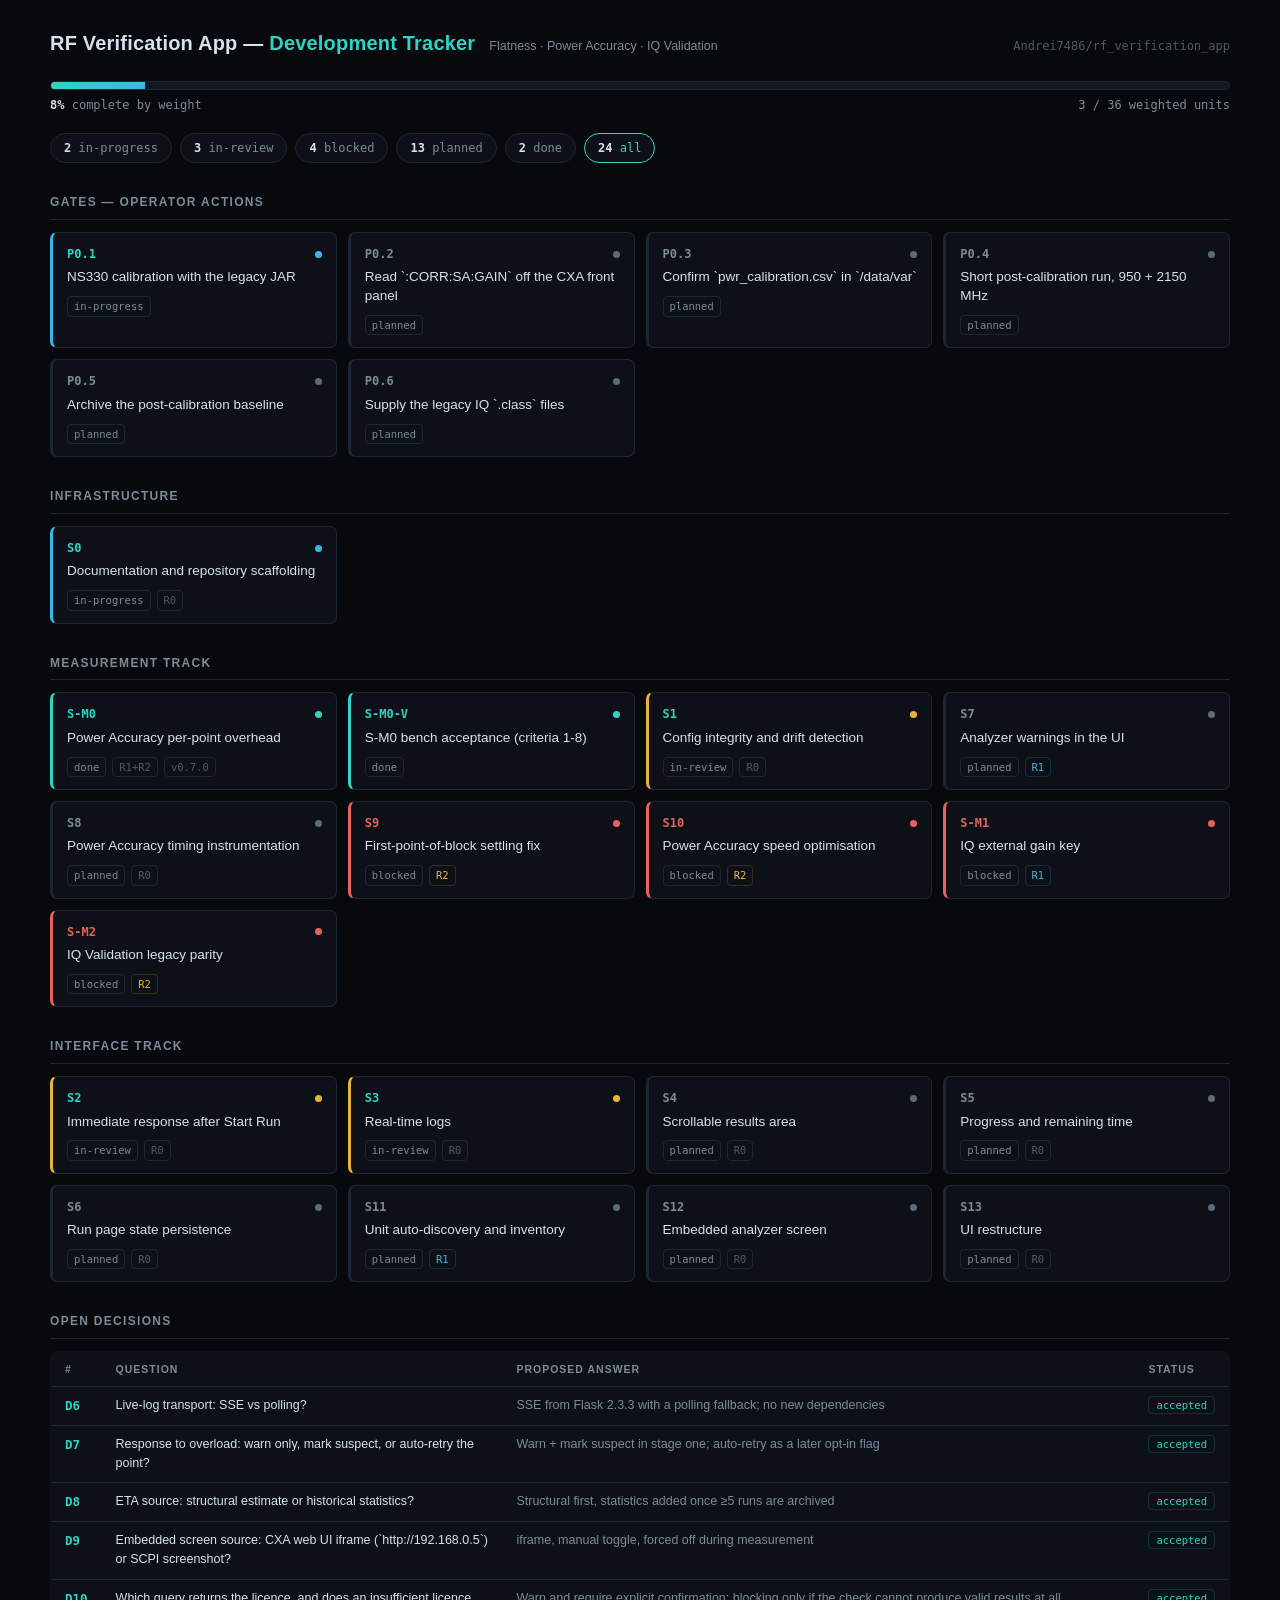
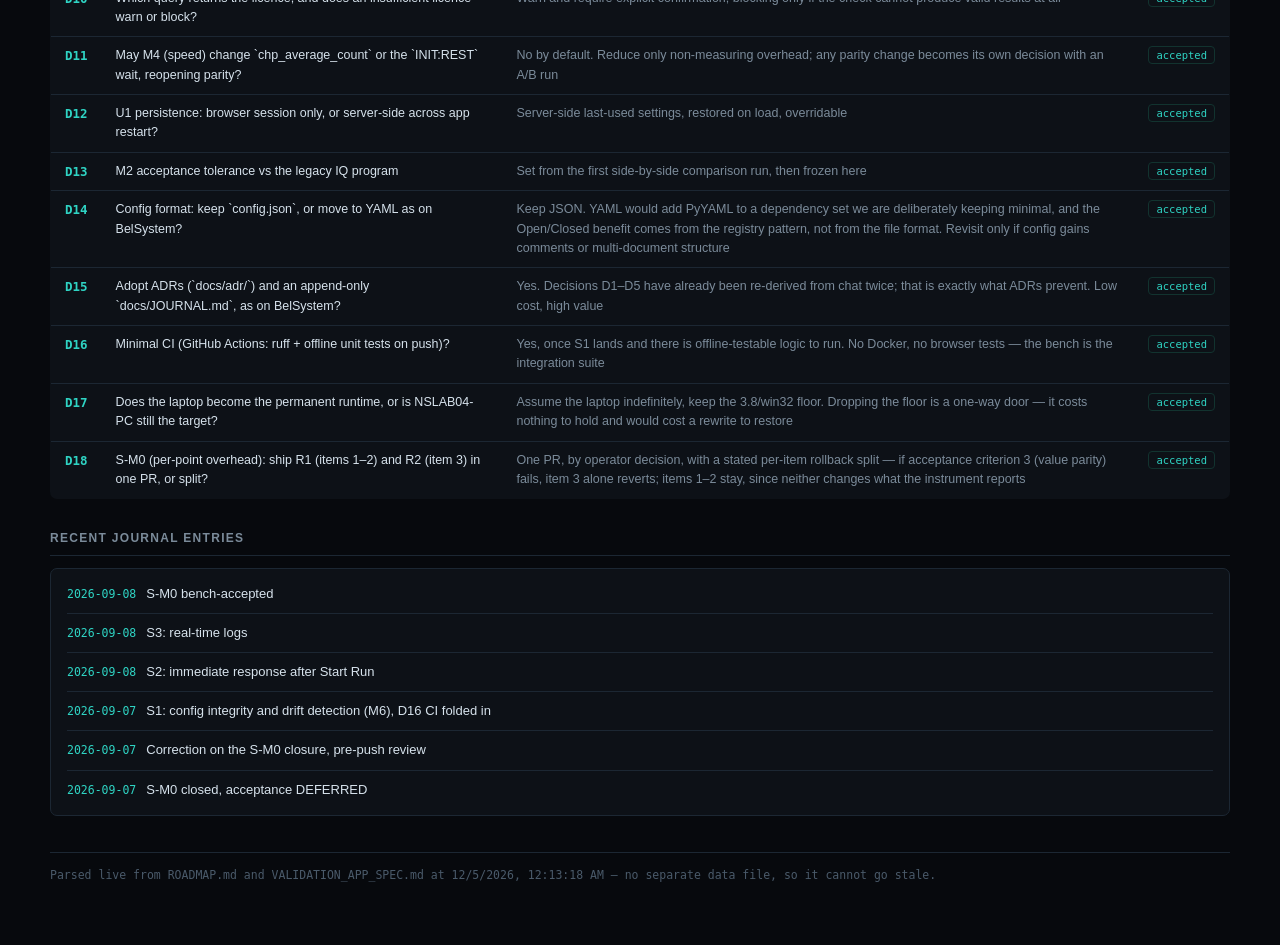
<file: docs/progress.html>
<!DOCTYPE html>
<html lang="en">
<head>
<meta charset="utf-8">
<meta name="viewport" content="width=device-width, initial-scale=1">
<title>RF Verification App — Development Tracker</title>
<style>
:root{
  --bg:#07090D; --panel:#0D1117; --panel-2:#111820; --line:#1C2733;
  --txt:#D6E2EC; --dim:#7B8B9A; --faint:#4A5A6A;
  --teal:#2FD4C4; --cyan:#39B7E8; --amber:#E8B339; --red:#E8615A; --grey:#5A6B7B;
  --mono:ui-monospace,"Cascadia Mono","Consolas","DejaVu Sans Mono",monospace;
}
*{box-sizing:border-box}
body{margin:0;background:var(--bg);color:var(--txt);
  font:14px/1.55 -apple-system,"Segoe UI",Roboto,Arial,sans-serif;
  padding:28px 22px 60px;-webkit-font-smoothing:antialiased}
.wrap{max-width:1180px;margin:0 auto}

header{display:flex;align-items:baseline;gap:14px;flex-wrap:wrap;margin-bottom:4px}
h1{margin:0;font-size:20px;font-weight:600;letter-spacing:.2px}
h1 span{color:var(--teal)}
.sub{color:var(--dim);font-size:12.5px}
.repo{font-family:var(--mono);font-size:12px;color:var(--faint);margin-left:auto}

.bar-outer{margin:22px 0 6px;height:9px;border-radius:5px;background:var(--panel-2);
  border:1px solid var(--line);overflow:hidden}
.bar-inner{height:100%;background:linear-gradient(90deg,var(--teal),var(--cyan));
  width:0;transition:width .8s cubic-bezier(.2,.8,.2,1)}
.bar-meta{display:flex;justify-content:space-between;color:var(--dim);font-size:12px;
  font-family:var(--mono)}
.bar-meta b{color:var(--txt);font-weight:600}

.counts{display:flex;gap:8px;flex-wrap:wrap;margin:18px 0 26px}
.pill{border:1px solid var(--line);background:var(--panel);border-radius:20px;
  padding:5px 13px;font-size:12px;font-family:var(--mono);color:var(--dim);
  cursor:pointer;user-select:none;transition:border-color .15s,color .15s}
.pill:hover{border-color:var(--faint);color:var(--txt)}
.pill.on{border-color:var(--teal);color:var(--teal)}
.pill i{font-style:normal;color:var(--txt);font-weight:600}

h2{font-size:12px;text-transform:uppercase;letter-spacing:1.3px;color:var(--dim);
  font-weight:600;margin:30px 0 12px;padding-bottom:7px;border-bottom:1px solid var(--line)}

.grid{display:grid;grid-template-columns:repeat(auto-fill,minmax(280px,1fr));gap:11px}
.card{background:var(--panel);border:1px solid var(--line);border-left:3px solid var(--grey);
  border-radius:7px;padding:12px 14px;transition:transform .12s,border-color .15s}
.card:hover{transform:translateY(-1px);border-color:var(--faint)}
.card .top{display:flex;align-items:center;gap:9px;margin-bottom:5px}
.id{font-family:var(--mono);font-size:12px;color:var(--teal);font-weight:600}
.dot{width:7px;height:7px;border-radius:50%;background:var(--grey);flex:none;margin-left:auto}
.title{font-size:13.5px;line-height:1.4;margin-bottom:9px}
.tags{display:flex;gap:6px;flex-wrap:wrap;font-family:var(--mono);font-size:10.5px;
  color:var(--faint)}
.tag{border:1px solid var(--line);border-radius:4px;padding:1px 6px}
.tag.r2{color:var(--amber);border-color:#3A2F14}
.tag.r1{color:var(--cyan);border-color:#123040}
.tag.st{color:var(--dim)}

.s-done{border-left-color:var(--teal)} .s-done .dot{background:var(--teal)}
.s-done .id{color:var(--teal)}
.s-in-progress{border-left-color:var(--cyan)} .s-in-progress .dot{background:var(--cyan);
  animation:pulse 1.9s ease-in-out infinite}
.s-in-review{border-left-color:var(--amber)} .s-in-review .dot{background:var(--amber)}
.s-blocked{border-left-color:var(--red)} .s-blocked .dot{background:var(--red)}
.s-blocked .id{color:var(--red)}
.s-planned{border-left-color:var(--line)} .s-planned .dot{background:var(--grey)}
.s-planned .id{color:var(--dim)}
@keyframes pulse{0%,100%{opacity:1}50%{opacity:.28}}

.jrn{background:var(--panel);border:1px solid var(--line);border-radius:7px;padding:6px 16px}
.jrn div{padding:9px 0;border-bottom:1px solid var(--line);font-size:13px}
.jrn div:last-child{border-bottom:0}
.jrn span{font-family:var(--mono);font-size:11.5px;color:var(--teal);margin-right:10px}

table{width:100%;border-collapse:collapse;background:var(--panel);
  border:1px solid var(--line);border-radius:7px;overflow:hidden}
th,td{text-align:left;padding:9px 14px;border-bottom:1px solid var(--line);
  font-size:12.5px;vertical-align:top}
th{color:var(--dim);font-size:10.5px;text-transform:uppercase;letter-spacing:1px;font-weight:600}
tr:last-child td{border-bottom:0}
td.d{font-family:var(--mono);color:var(--teal);white-space:nowrap;font-weight:600}
td.q{color:var(--txt);width:34%}
td.p{color:var(--dim)}
.badge{font-family:var(--mono);font-size:10.5px;padding:2px 7px;border-radius:4px;
  border:1px solid var(--line);color:var(--amber);white-space:nowrap}
.badge.accepted{color:var(--teal);border-color:#12332F}

.err{background:var(--panel);border:1px solid #3A2F14;border-left:3px solid var(--amber);
  border-radius:7px;padding:16px 18px;color:var(--dim);font-size:13px}
.err code{font-family:var(--mono);color:var(--teal);background:var(--panel-2);
  padding:2px 6px;border-radius:4px;display:inline-block;margin:5px 0}
footer{margin-top:36px;color:var(--faint);font-size:11.5px;font-family:var(--mono);
  border-top:1px solid var(--line);padding-top:14px}
</style>
</head>
<body>
<div class="wrap">

  <header>
    <h1>RF Verification App — <span>Development Tracker</span></h1>
    <div class="sub">Flatness · Power Accuracy · IQ Validation</div>
    <div class="repo">Andrei7486/rf_verification_app</div>
  </header>

  <div class="bar-outer"><div class="bar-inner" id="bar"></div></div>
  <div class="bar-meta">
    <span id="pct">—</span>
    <span id="weights"></span>
  </div>

  <div class="counts" id="counts"></div>
  <div id="body"></div>

  <footer id="foot">Parsed live from ROADMAP.md and VALIDATION_APP_SPEC.md — no separate data file.</footer>
</div>

<script>
"use strict";

var ORDER = ["in-progress","in-review","blocked","planned","done"];
var LABEL = {"P0":"Gates — operator actions","infra":"Infrastructure",
             "M":"Measurement track","U":"Interface track"};
var GROUPS = ["P0","infra","M","U"];

function esc(s){var d=document.createElement("div");d.textContent=s;return d.innerHTML;}

function block(text,name){
  var a=text.indexOf("<!-- "+name+":BEGIN -->");
  var b=text.indexOf("<!-- "+name+":END -->");
  return (a<0||b<0)?"":text.slice(a,b);
}

function rows(md){
  var out=[];
  md.split("\n").forEach(function(l){
    l=l.trim();
    if(l.charAt(0)!=="|") return;
    var c=l.slice(1,-1).split("|").map(function(x){return x.trim();});
    if(!c.length||/^-+$/.test(c[0])||c[0]==="#"||c[0]==="ID") return;
    out.push(c);
  });
  return out;
}

function card(r){
  var st=(r[5]||"planned").toLowerCase();
  var tags='<span class="tag st">'+esc(st)+"</span>";
  if(r[3]&&r[3]!=="—") tags+='<span class="tag '+r[3].toLowerCase()+'">'+esc(r[3])+"</span>";
  if(r[6]&&r[6]!=="—") tags+='<span class="tag">'+esc(r[6])+"</span>";
  return '<div class="card s-'+st+'"><div class="top"><span class="id">'+esc(r[0])+
    '</span><span class="dot"></span></div><div class="title">'+esc(r[1])+
    '</div><div class="tags">'+tags+"</div></div>";
}

function render(stages,decisions,journal){
  var total=0,done=0,by={};
  stages.forEach(function(r){
    var w=parseInt(r[4],10)||1, st=(r[5]||"planned").toLowerCase();
    total+=w; if(st==="done") done+=w;
    by[st]=(by[st]||0)+1;
  });
  var pct=total?Math.round(done/total*100):0;
  document.getElementById("bar").style.width=pct+"%";
  document.getElementById("pct").innerHTML="<b>"+pct+"%</b> complete by weight";
  document.getElementById("weights").textContent=done+" / "+total+" weighted units";

  var c="";
  ORDER.forEach(function(s){
    if(by[s]) c+='<span class="pill" data-f="'+s+'"><i>'+by[s]+"</i> "+s+"</span>";
  });
  c+='<span class="pill on" data-f="all"><i>'+stages.length+"</i> all</span>";
  document.getElementById("counts").innerHTML=c;

  var h="";
  GROUPS.forEach(function(g){
    var list=stages.filter(function(r){return r[2]===g;});
    if(!list.length) return;
    h+="<h2>"+LABEL[g]+"</h2><div class='grid'>"+list.map(card).join("")+"</div>";
  });

  if(decisions.length){
    h+="<h2>Open decisions</h2><table><tr><th>#</th><th>Question</th><th>Proposed answer</th>"+
       "<th>Status</th></tr>";
    decisions.forEach(function(r){
      var st=(r[3]||"open").toLowerCase();
      h+='<tr><td class="d">'+esc(r[0])+'</td><td class="q">'+esc(r[1])+
         '</td><td class="p">'+esc(r[2])+'</td><td><span class="badge '+
         (st==="accepted"?"accepted":"")+'">'+esc(st)+"</span></td></tr>";
    });
    h+="</table>";
  }

  if(journal.length){
    h+="<h2>Recent journal entries</h2><div class='jrn'>"+journal.map(function(j){
      return "<div><span>"+esc(j.d)+"</span>"+esc(j.t)+"</div>";
    }).join("")+"</div>";
  }
  document.getElementById("body").innerHTML=h;

  document.getElementById("counts").addEventListener("click",function(e){
    var p=e.target.closest(".pill"); if(!p) return;
    var f=p.getAttribute("data-f");
    [].forEach.call(this.querySelectorAll(".pill"),function(x){x.classList.remove("on");});
    p.classList.add("on");
    [].forEach.call(document.querySelectorAll(".card"),function(card){
      card.style.display=(f==="all"||card.classList.contains("s-"+f))?"":"none";
    });
  });
}

function parseJournal(md){
  var out=[];
  md.split("\n").forEach(function(l){
    var m=/^##\s+(\d{4}-\d{2}-\d{2})\s*—?\s*(.*)$/.exec(l.trim());
    if(m) out.push({d:m[1],t:m[2]||"(untitled)"});
  });
  return out.reverse().slice(0,6);
}

function get(f){
  return fetch(f,{cache:"no-store"}).then(function(r){
    if(!r.ok) throw new Error(f+" -> "+r.status); return r.text();
  });
}

Promise.all([get("ROADMAP.md"),get("VALIDATION_APP_SPEC.md")])
  .then(function(t){
    return get("JOURNAL.md").catch(function(){return "";}).then(function(j){
      render(rows(block(t[0],"STAGES")), rows(block(t[1],"DECISIONS")), parseJournal(j));
      document.getElementById("foot").textContent =
        "Parsed live from ROADMAP.md and VALIDATION_APP_SPEC.md at " +
        new Date().toLocaleString() + " — no separate data file, so it cannot go stale.";
    });
  })
  .catch(function(e){
    document.getElementById("body").innerHTML =
      '<div class="err"><b>Cannot read the source documents.</b><br><br>' +
      'This page reads <code>ROADMAP.md</code> and <code>VALIDATION_APP_SPEC.md</code> from the ' +
      'same folder, which browsers block when a page is opened directly from disk ' +
      '(<code>file://</code>). Serve the folder instead:<br>' +
      '<code>cd docs &amp;&amp; python -m http.server 8080</code><br>' +
      'then open <code>http://localhost:8080/progress.html</code>.<br><br>' +
      '<span style="color:#4A5A6A">' + esc(e.message) + '</span></div>';
    document.getElementById("pct").textContent = "—";
  });
</script>
</body>
</html>
</file>
